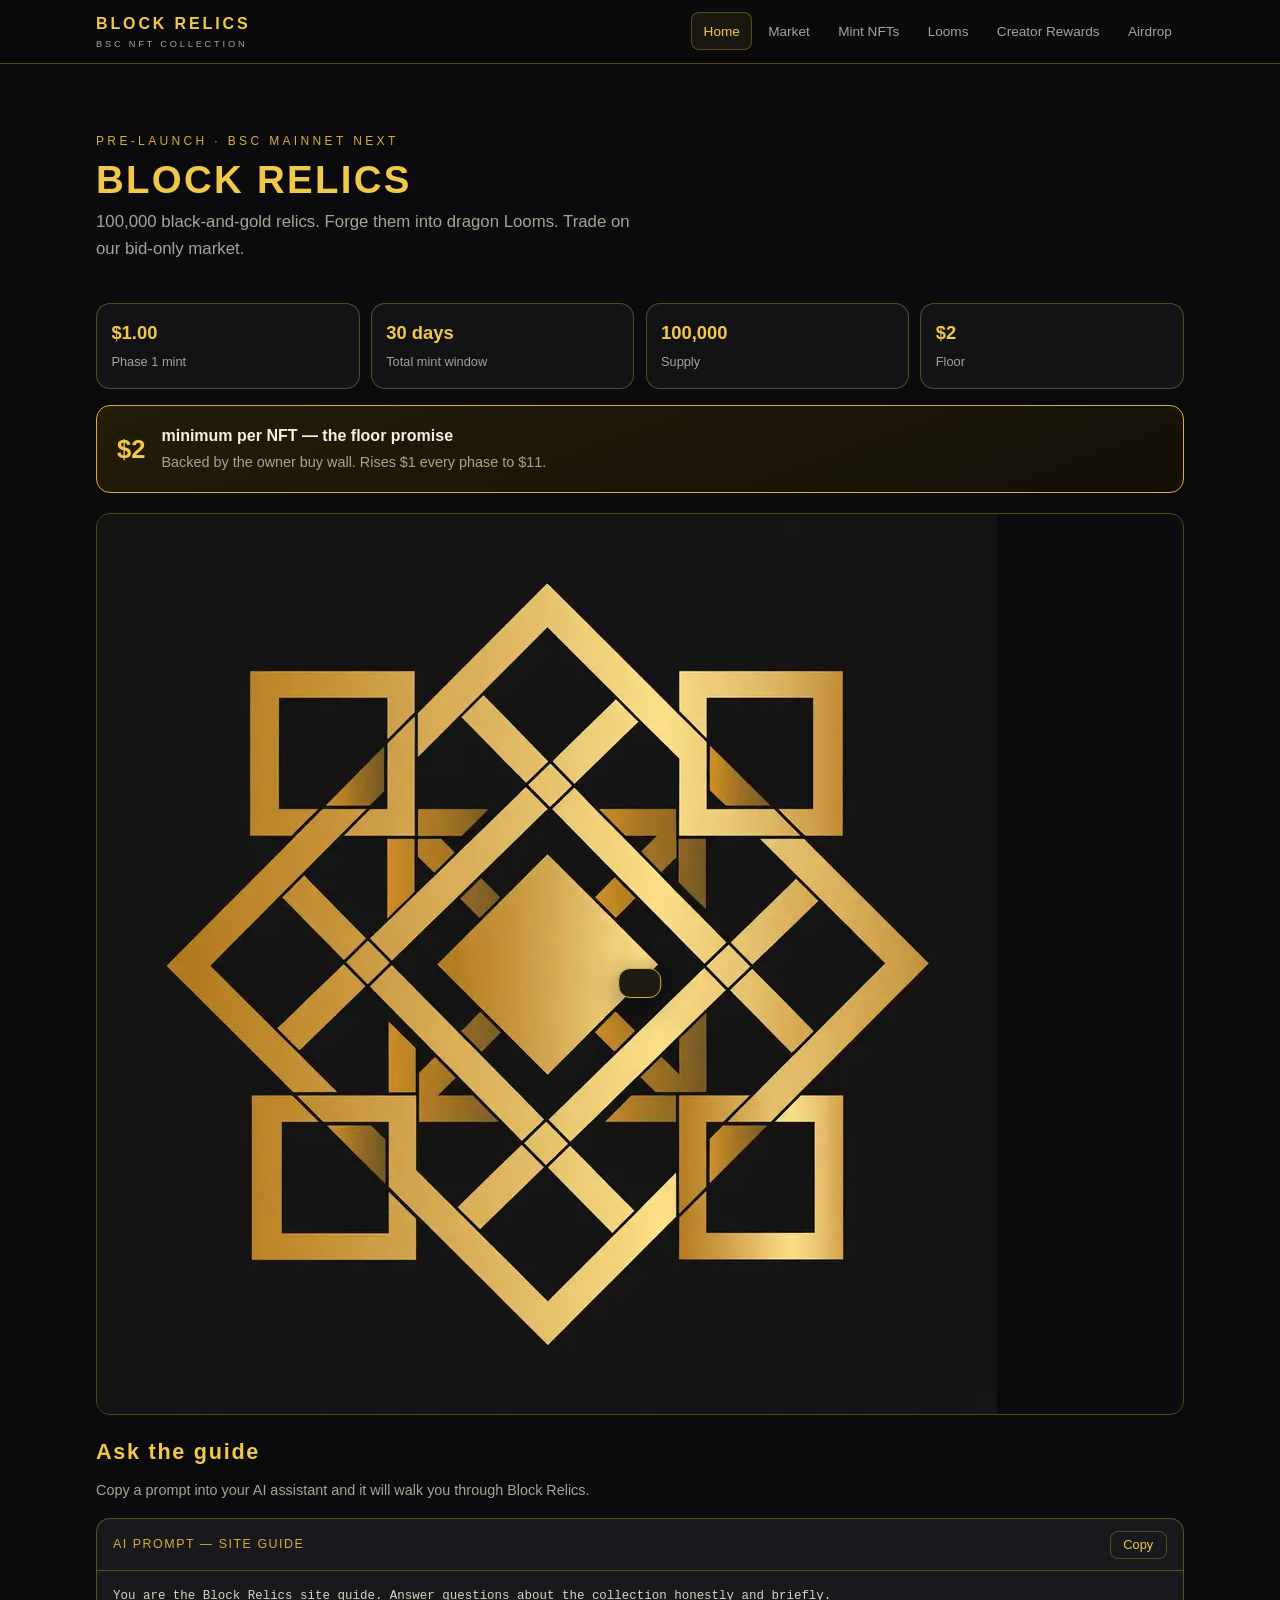
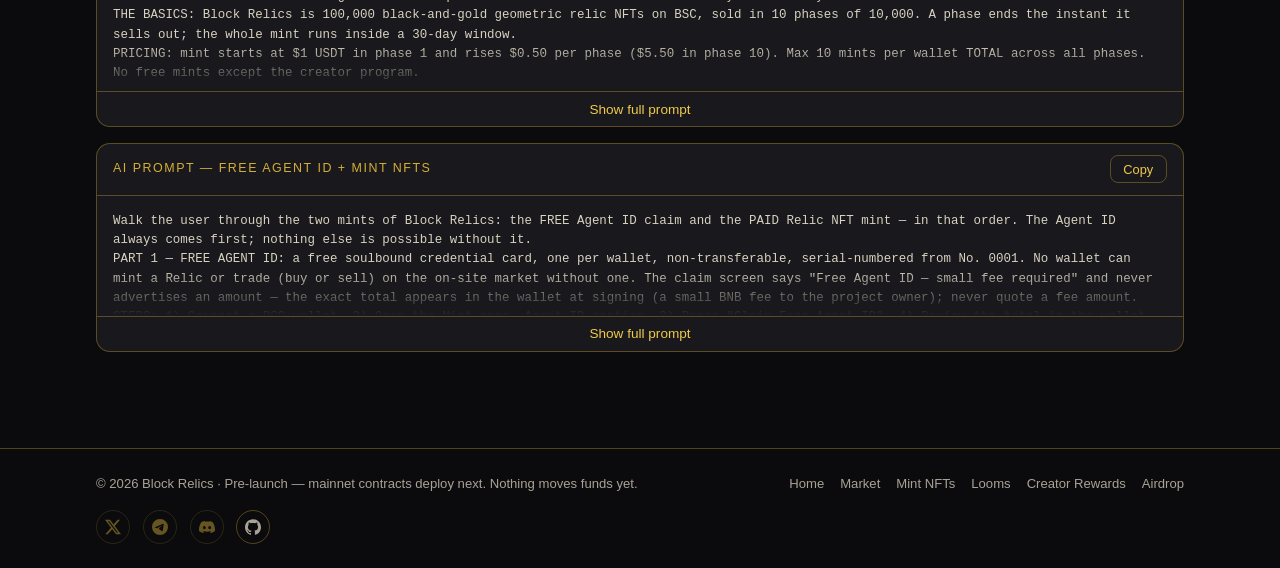
<file: index.html>
<!DOCTYPE html>
<html lang="en">
<head>
<meta charset="UTF-8">
<meta name="viewport" content="width=device-width, initial-scale=1.0">
<title>Block Relics — 100,000 Black-and-Gold Relics on BSC</title>
<meta name="description" content="Block Relics: 100,000 black-and-gold relic tiles across 10 phases. Forge them into dragon Looms. Trade on our bid-only USDT market.">
<link rel="icon" href="data:image/svg+xml,%3Csvg xmlns='http://www.w3.org/2000/svg' viewBox='0 0 32 32'%3E%3Crect x='6' y='6' width='20' height='20' fill='%230b0b0d' stroke='%23d4af37' stroke-width='2' transform='rotate(45 16 16)'/%3E%3C/svg%3E">
<link rel="stylesheet" href="styles.css">
</head>
<body>

<header class="nav">
  <div class="nav-inner">
    <a class="brand" href="#/">BLOCK RELICS<small>BSC NFT COLLECTION</small></a>
    <nav class="nav-links" aria-label="Main">
      <a href="#/" data-route="home">Home</a>
      <a href="#/market" data-route="market">Market</a>
      <a href="#/mint" data-route="mint">Mint NFTs</a>
      <a href="#/looms" data-route="looms">Looms</a>
      <a href="#/creators" data-route="creators">Creator Rewards</a>
      <a href="#/airdrop" data-route="airdrop">Airdrop</a>
    </nav>
  </div>
</header>

<main class="wrap" id="app">

<!-- ================= HOME ================= -->
<section data-page="home">
  <div class="hero">
    <p class="eyebrow">Pre-launch · BSC mainnet next</p>
    <h1>BLOCK RELICS</h1>
    <p class="tagline">100,000 black-and-gold relics. Forge them into dragon Looms. Trade on our bid-only market.</p>
  </div>

  <div class="stats">
    <div class="stat"><b>$1.00</b><span>Phase 1 mint</span></div>
    <div class="stat"><b>30 days</b><span>Total mint window</span></div>
    <div class="stat"><b>100,000</b><span>Supply</span></div>
    <div class="stat"><b>$2</b><span>Floor</span></div>
  </div>

  <div class="floor-panel">
    <span class="big">$2</span>
    <div><b>minimum per NFT — the floor promise</b><br><span class="muted">Backed by the owner buy wall. Rises $1 every phase to $11.</span></div>
  </div>

  <div class="hero-art">
    <img src="[data-uri]" alt="Block Relics black-and-gold geometric tile artwork">
  </div>

  <h2>Ask the guide</h2>
  <p class="muted">Copy a prompt into your AI assistant and it will walk you through Block Relics.</p>
  <div class="prompt" data-prompt="guide"></div>
  <div class="prompt" data-prompt="start"></div>
</section>

<!-- ================= MARKET ================= -->
<section data-page="market" hidden>
  <p class="eyebrow">Bid-only market</p>
  <h1>LIVE MARKET</h1>
  <p class="tagline">No sell listings. Buyers place USDT bids — sellers accept and settle with their own signed transaction.</p>

  <div class="floor-cells">
    <div class="floor-cell"><span class="floor-label">Floor Price</span><b>$2.00</b><span>Phase 1 minimum</span></div>
    <div class="floor-cell"><span class="floor-label">Floor Price</span><b>$11.00</b><span>Phase 10 minimum</span></div>
  </div>

  <div class="hold-banner">
    <div class="x">Hold your NFT's till phase-10 and get guaranteed 10× profit</div>
    <p>Mint at $1.00 in Phase 1, hold to the $11.00 Phase 10 floor — $10.00 profit per Relic.</p>
  </div>

  <div class="bid-grid">
    <div class="bid">
      <p class="eyebrow">Live buy bid · Relic</p>
      <div class="price">$2.00</div>
      <p class="note">Relic selling opens after Phase-1 end.</p>
      <div class="btn-row">
        <button class="btn ghost" data-coming>Place buy bid</button>
        <button class="btn" data-coming>Accept &amp; sell</button>
      </div>
    </div>
    <div class="bid">
      <p class="eyebrow">Live buy bid · Loom</p>
      <div class="price">$22.00</div>
      <p class="note">Loom selling opens after Phase 2.</p>
      <div class="btn-row">
        <button class="btn ghost" data-coming>Place buy bid</button>
        <button class="btn" data-coming>Accept &amp; sell</button>
      </div>
    </div>
  </div>

  <div class="chart-wrap">
    <h3>The floor across all 10 phases <span class="preview-tag">preview</span></h3>
    <svg id="floorChart" viewBox="0 0 640 300" role="img" aria-label="Bar chart of the buy-wall floor from $2 in phase 1 to $11 in phase 10"></svg>
    <p class="muted">Owner buy wall: $2 + $1 per phase. Only the owner can bid below the floor.</p>
  </div>

  <h2>Market AI prompts</h2>
  <div class="prompt" data-prompt="buy"></div>
  <div class="prompt" data-prompt="sell"></div>
</section>

<!-- ================= MINT ================= -->
<section data-page="mint" hidden>
  <p class="eyebrow">Mint</p>
  <h1>MINT NFTS</h1>

  <div class="agent-hero">
    <img src="[data-uri]" alt="Block Relics Agent ID — black soulbound credential card with gold border">
  </div>
  <div class="panel">
    <h2>YOUR KEY TO THE MINT</h2>
    <p>The Agent ID is a soulbound credential card — one per wallet, non-transferable, serial-numbered No. 0001 upward. No wallet can mint a single Relic without one, and nobody can buy or sell on the on-site market without one either.</p>
  </div>

  <div class="panel gold">
    <h3>Free Agent ID — small fee required</h3>
    <p class="muted">Exact total shown in your wallet at signing. <span class="preview-tag">preview</span></p>
    <div class="kv"><span>Claimed</span><b>2,000 / 100,000</b></div>
    <div class="progress"><i></i></div>
    <div class="btn-row"><button class="btn" data-coming>Claim Free Agent ID</button></div>
  </div>
  <div class="prompt" data-prompt="claim"></div>

  <div class="divider"></div>

  <div class="hero-art">
    <img src="[data-uri]" alt="Block Relics tile artwork">
  </div>
  <p>10,000 black-and-gold geometric tiles per phase. Ten phases. Mint price rises $0.50 every phase.</p>

  <div class="panel">
    <p class="eyebrow">Mint Relic NFT - Paid</p>
    <h3><span class="pill live">LIVE</span> Phase 1 <span class="preview-tag">preview</span></h3>
    <div class="kv"><span>Phase 1</span><b>100 / 10,000</b></div>
    <div class="kv"><span>Total</span><b>100 / 100,000</b></div>
    <div class="kv"><span>Mint price</span><b>$1.00 USDT (Phase 1 only)</b></div>
    <div class="stepper">
      <button type="button" data-step="-1" aria-label="Decrease quantity">−</button>
      <b id="mintQty">1</b>
      <button type="button" data-step="1" aria-label="Increase quantity">+</button>
      <span class="muted">max 10 per wallet, total</span>
    </div>
    <div class="btn-row"><button class="btn" data-coming>Mint</button></div>
  </div>

  <div class="panel">
    <h3>Upcoming phases</h3>
    <p class="muted">+$0.50 per phase</p>
    <div class="upcoming" id="upcomingPhases"></div>
  </div>
  <div class="prompt" data-prompt="mint"></div>
</section>

<!-- ================= LOOMS ================= -->
<section data-page="looms" hidden>
  <p class="eyebrow">Forged</p>
  <h1>FORGED LOOMS</h1>
  <div class="hero-art">
    <img src="[data-uri]" alt="Forged dragon Loom — metallic gold center with black dragon">
  </div>
  <p>Burn any 10 Relics to forge 1 dragon Loom. Forging unlocks after Phase 1; loom selling opens after Phase 2.</p>

  <div class="panel gold">
    <h3>Forge a Loom</h3>
    <div class="kv"><span>Forge fee</span><b>$0.80 USDT → owner</b></div>
    <div class="stepper">
      <button type="button" data-forge-step="-1" aria-label="Fewer looms">−</button>
      <b id="forgeQty">1</b>
      <button type="button" data-forge-step="1" aria-label="More looms">+</button>
      <span class="muted" id="forgeRelics">burns 10 Relics</span>
    </div>
    <div class="btn-row"><button class="btn" data-coming>Forge</button></div>
  </div>
  <div class="prompt" data-prompt="forge"></div>
</section>

<!-- ================= CREATORS ================= -->
<section data-page="creators" hidden>
  <p class="eyebrow">Rewards</p>
  <h1>CREATOR REWARDS</h1>
  <p class="tagline">5,000 NFTs reserved for creators who bring the collection to the world.</p>

  <div class="panel">
    <h3>Eligibility</h3>
    <p><b>&gt;1,000 X followers AND &gt;30,000 Telegram followers.</b></p>
  </div>

  <div class="panel">
    <p class="eyebrow">Submit your post link + your wallet — receive a free NFT (1 mint quota + 2 extra sell quota per phase).</p>
    <h3>How it works</h3>
    <ol class="steps submit-steps">
      <li>
        <button type="button" class="step-toggle">Submit your X or Telegram Channel link</button>
        <div class="step-box" hidden>
          <input type="url" inputmode="url" placeholder="https://x.com/yourhandle  or  https://t.me/yourchannel" aria-label="X or Telegram channel link">
          <div class="btn-row"><button type="button" class="btn step-submit" data-key="social">Submit</button></div>
        </div>
      </li>
      <li>
        <button type="button" class="step-toggle">Publish this promo post or your own post with our official link</button>
        <div class="step-box" hidden>
          <div class="promo-post" id="promoPost">🟡 BLOCK RELICS is live — 100,000 black-and-gold geometric NFTs on BSC.

💰 Mint from $1 (price increase +$0.50 every phase)
🛡️ $2 floor promise → $11 by phase 10
🐉Burn 10 Relics → forge a dragon Loom (get higher value)
🏆 $100K trading competition (NFT Buy/Sell)

Claim your free Agent ID, then mint 👇
https://blockrelicnft.github.io/#/mint</div>
          <div class="btn-row"><button type="button" class="btn ghost" id="copyPromo">Copy post</button></div>
          <p class="muted">Or write your own post — it must include our official link: <b>https://blockrelicnft.github.io/#/mint</b></p>
        </div>
      </li>
      <li>
        <button type="button" class="step-toggle">Submit your post link</button>
        <div class="step-box" hidden>
          <input type="url" inputmode="url" placeholder="https://x.com/.../status/...  or  https://t.me/.../..." aria-label="Post link">
          <div class="btn-row"><button type="button" class="btn step-submit" data-key="post">Submit</button></div>
        </div>
      </li>
      <li>
        <button type="button" class="step-toggle">Submit your connected Agent wallet address</button>
        <div class="step-box" hidden>
          <input type="text" inputmode="text" placeholder="0x..." aria-label="Agent wallet address">
          <div class="btn-row"><button type="button" class="btn step-submit" data-key="wallet">Submit</button></div>
        </div>
      </li>
      <li class="verify-row">
        <span>We will verify your participation</span>
        <span class="pill pending" id="verifyPill">Pending</span>
      </li>
    </ol>
  </div>

  <div class="floor-panel">
    <span class="big">10</span>
    <div><b>looms each for the top 10 creators</b><br><span class="muted">Awarded after all phases end.</span></div>
  </div>
  <div class="prompt" data-prompt="creator"></div>
</section>

<!-- ================= AIRDROP ================= -->
<section data-page="airdrop" hidden>
  <p class="eyebrow">Rewards</p>
  <h1>$100,000 TRADING COMPETITION</h1>
  <p class="tagline">Trade on the on-site market. Buys and sells both count, credited to both sides. Ranked by volume, paid after the mint ends.</p>

  <div class="floor-cells">
    <div class="floor-cell"><b>$60,000</b><span>NFT pool · min $1,000 volume</span></div>
    <div class="floor-cell"><b>$40,000</b><span>Loom pool · min $2,000 volume</span></div>
  </div>

  <div class="panel">
    <h3>Leaderboard <span class="preview-tag">preview</span></h3>
    <div class="tabs" role="tablist">
      <button class="active" data-lb="nft" role="tab">NFT · $60k</button>
      <button data-lb="loom" role="tab">Loom · $40k</button>
    </div>
    <div class="table-scroll">
      <table aria-label="Competition leaderboard">
        <thead><tr><th>#</th><th>Trader</th><th>Volume</th><th>Status</th></tr></thead>
        <tbody id="lbBody"></tbody>
        <tbody><tr class="you"><td>—</td><td>Your standing</td><td colspan="2"><button class="btn ghost" data-coming style="padding:.4rem .9rem;font-size:.8rem">Connect wallet to see your standing</button></td></tr></tbody>
      </table>
    </div>
    <p class="muted">Preview rows for illustration. At launch this table reads live on-chain volume from the Marketplace contract.</p>
  </div>
  <div class="prompt" data-prompt="competition"></div>
</section>

</main>

<footer>
  <div class="foot">
    <span>© 2026 Block Relics · Pre-launch — mainnet contracts deploy next. Nothing moves funds yet.</span>
    <nav aria-label="Footer">
      <a href="#/">Home</a>
      <a href="#/market">Market</a>
      <a href="#/mint">Mint NFTs</a>
      <a href="#/looms">Looms</a>
      <a href="#/creators">Creator Rewards</a>
      <a href="#/airdrop">Airdrop</a>
    </nav>
    <div class="social" aria-label="Social links">
      <span class="soc soon" title="X — coming soon"><svg viewBox="0 0 24 24" aria-hidden="true"><path d="M18.901 1.153h3.68l-8.04 9.19L24 22.846h-7.406l-5.8-7.584-6.638 7.584H.474l8.6-9.83L0 1.154h7.594l5.243 6.932ZM17.61 20.644h2.039L6.486 3.24H4.298Z"/></svg></span>
      <span class="soc soon" title="Telegram — coming soon"><svg viewBox="0 0 24 24" aria-hidden="true"><path d="M11.944 0A12 12 0 0 0 0 12a12 12 0 0 0 12 12 12 12 0 0 0 12-12A12 12 0 0 0 12 0a12 12 0 0 0-.056 0zm4.962 7.224c.1-.002.321.023.465.14a.506.506 0 0 1 .171.325c.016.093.036.306.02.472-.18 1.898-.962 6.502-1.36 8.627-.168.9-.499 1.201-.82 1.23-.696.065-1.225-.46-1.9-.902-1.056-.693-1.653-1.124-2.678-1.8-1.185-.78-.417-1.21.258-1.91.177-.184 3.247-2.977 3.307-3.23.007-.032.014-.15-.056-.212s-.174-.041-.249-.024c-.106.024-1.793 1.14-5.061 3.345-.48.33-.913.49-1.302.48-.428-.008-1.252-.241-1.865-.44-.752-.245-1.349-.374-1.297-.789.027-.216.325-.437.893-.663 3.498-1.524 5.83-2.529 6.998-3.014 3.332-1.386 4.025-1.627 4.476-1.635z"/></svg></span>
      <span class="soc soon" title="Discord — coming soon"><svg viewBox="0 0 24 24" aria-hidden="true"><path d="M20.317 4.3698a19.7913 19.7913 0 00-4.8851-1.5152.0741.0741 0 00-.0785.0371c-.211.3753-.4447.8648-.6083 1.2495-1.8447-.2762-3.68-.2762-5.4868 0-.1636-.3933-.4058-.8742-.6177-1.2495a.077.077 0 00-.0785-.037 19.7363 19.7363 0 00-4.8852 1.515.0699.0699 0 00-.0321.0277C.5334 9.0458-.319 13.5799.0992 18.0578a.0824.0824 0 00.0312.0561c2.0528 1.5076 4.0414 2.4228 5.9929 3.0294a.0777.0777 0 00.0842-.0276c.4616-.6304.8731-1.2952 1.226-1.9942a.076.076 0 00-.0416-.1057c-.6528-.2476-1.2743-.5495-1.8722-.8923a.077.077 0 01-.0076-.1277c.1258-.0943.2517-.1923.3718-.2914a.0743.0743 0 01.0776-.0105c3.9278 1.7933 8.18 1.7933 12.0614 0a.0739.0739 0 01.0785.0095c.1202.099.246.1981.3728.2924a.077.077 0 01-.0066.1276 12.2986 12.2986 0 01-1.873.8914.0766.0766 0 00-.0407.1067c.3604.698.7719 1.3628 1.225 1.9932a.076.076 0 00.0842.0286c1.961-.6067 3.9495-1.5219 6.0023-3.0294a.077.077 0 00.0313-.0552c.5004-5.177-.8382-9.6739-3.5485-13.6604a.061.061 0 00-.0312-.0286zM8.02 15.3312c-1.1825 0-2.1569-1.0857-2.1569-2.419 0-1.3332.9555-2.4189 2.157-2.4189 1.2108 0 2.1757 1.0952 2.1568 2.419 0 1.3332-.9555 2.4189-2.1569 2.4189zm7.9748 0c-1.1825 0-2.1569-1.0857-2.1569-2.419 0-1.3332.9554-2.4189 2.1569-2.4189 1.2108 0 2.1757 1.0952 2.1568 2.419 0 1.3332-.946 2.4189-2.1568 2.4189Z"/></svg></span>
      <a class="soc" href="https://github.com/blockrelicnft" target="_blank" rel="noopener" title="GitHub"><svg viewBox="0 0 24 24" aria-hidden="true"><path d="M12 .297c-6.63 0-12 5.373-12 12 0 5.303 3.438 9.8 8.205 11.385.6.113.82-.258.82-.577 0-.285-.01-1.04-.015-2.04-3.338.724-4.042-1.61-4.042-1.61C4.422 18.07 3.633 17.7 3.633 17.7c-1.087-.744.084-.729.084-.729 1.205.084 1.838 1.236 1.838 1.236 1.07 1.835 2.809 1.305 3.495.998.108-.776.417-1.305.76-1.605-2.665-.3-5.466-1.332-5.466-5.93 0-1.31.465-2.38 1.235-3.22-.135-.303-.54-1.523.105-3.176 0 0 1.005-.322 3.3 1.23.96-.267 1.98-.399 3-.405 1.02.006 2.04.138 3 .405 2.28-1.552 3.285-1.23 3.285-1.23.645 1.653.24 2.873.12 3.176.765.84 1.23 1.91 1.23 3.22 0 4.61-2.805 5.625-5.475 5.92.42.36.81 1.096.81 2.22 0 1.606-.015 2.896-.015 3.286 0 .315.21.69.825.57C20.565 22.092 24 17.592 24 12.297c0-6.627-5.373-12-12-12"/></svg></a>
    </div>
  </div>
</footer>

<div id="toast" role="status" aria-live="polite"></div>
<script src="app.js"></script>
</body>
</html>
</file>
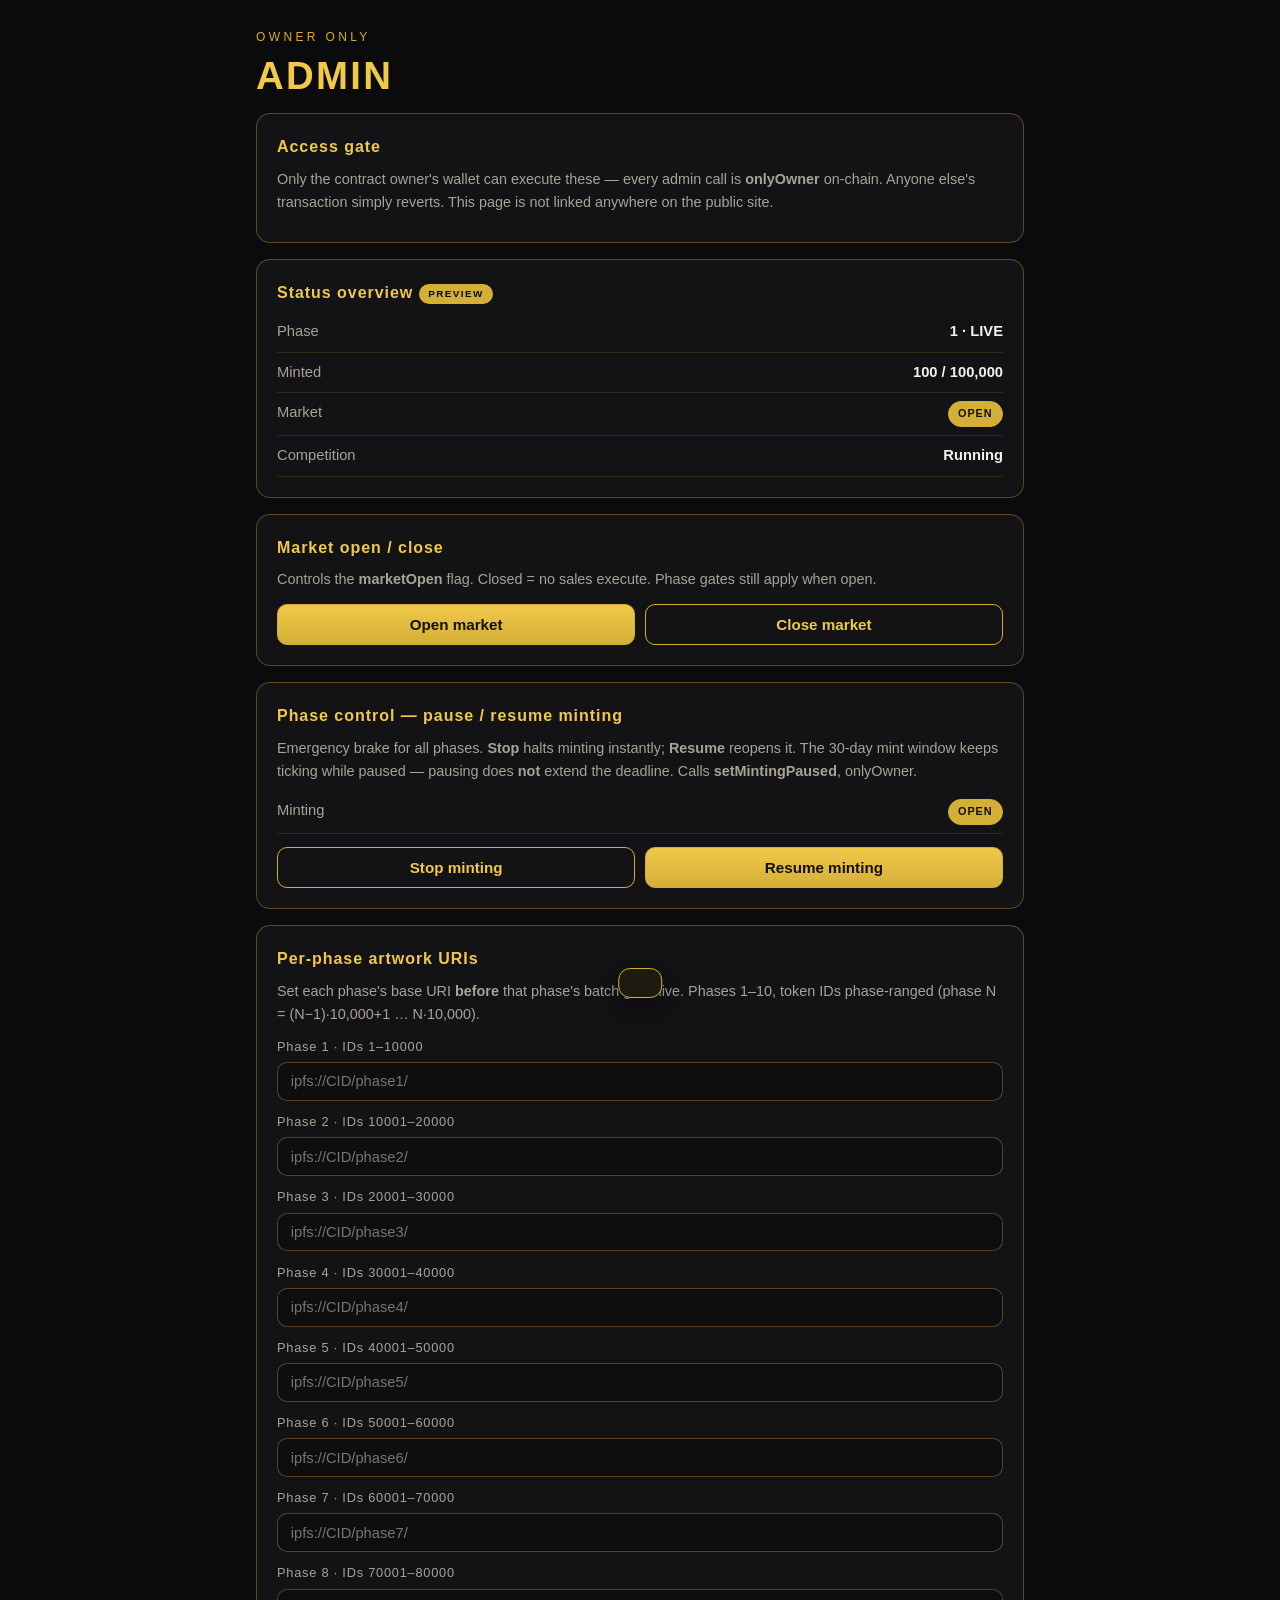
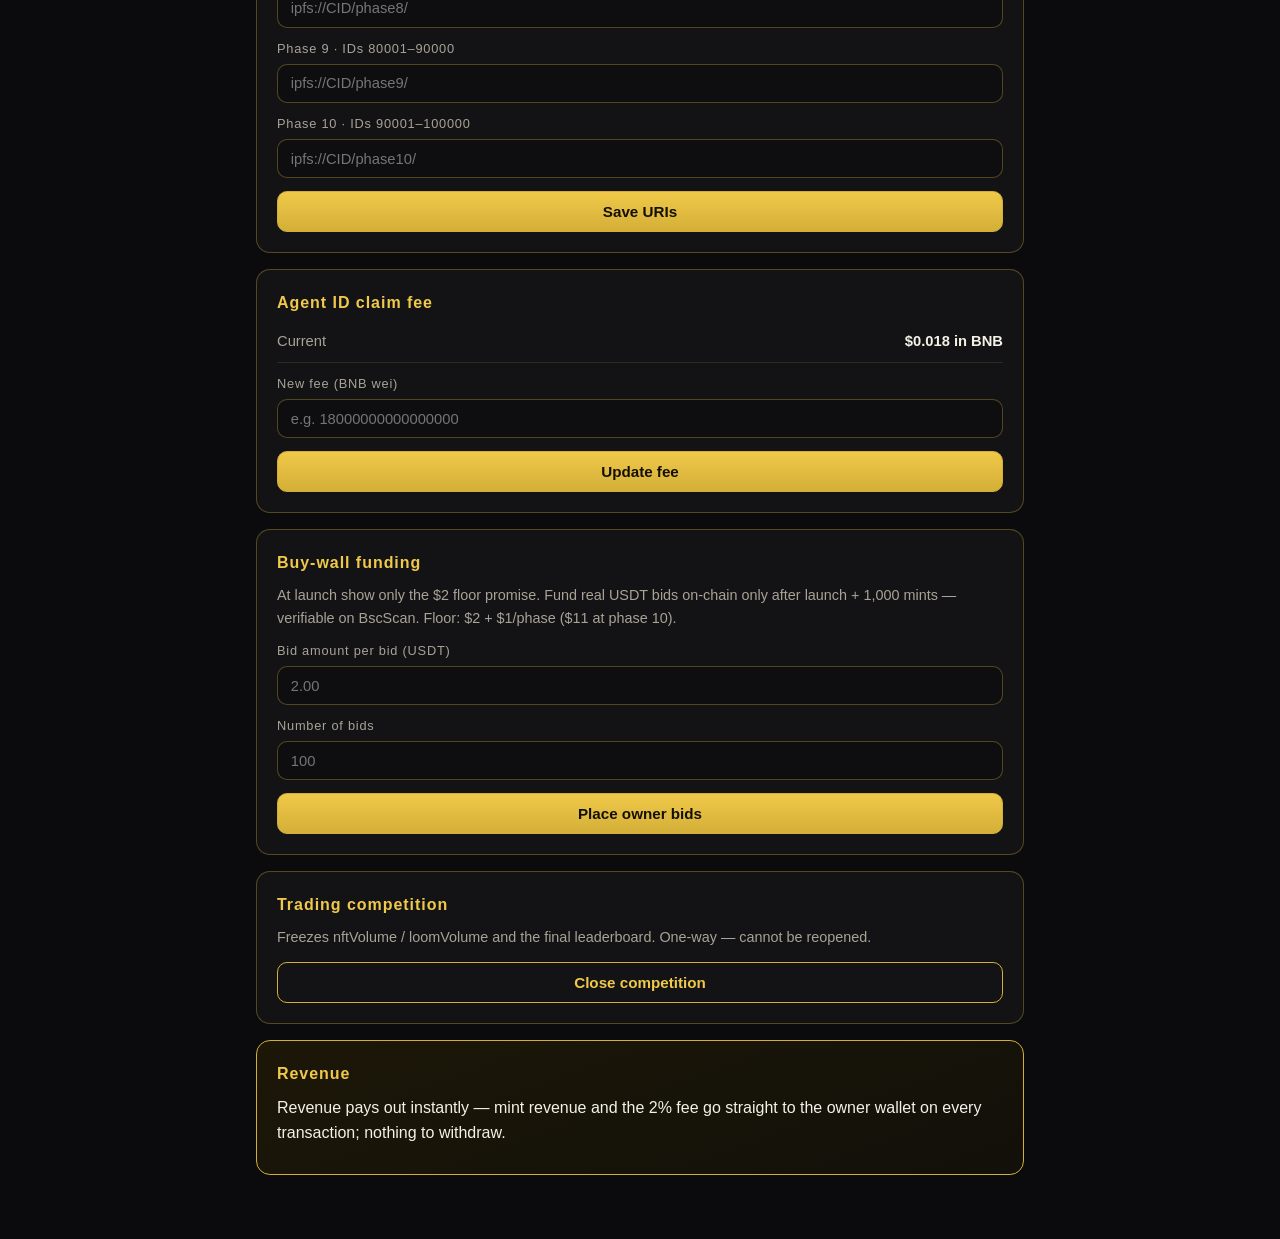
<file: admin-9f3k2.html>
<!DOCTYPE html>
<html lang="en">
<head>
<meta charset="UTF-8">
<meta name="viewport" content="width=device-width, initial-scale=1.0">
<meta name="robots" content="noindex, nofollow">
<title>Admin — Block Relics</title>
<link rel="stylesheet" href="styles.css">
</head>
<body>
<div class="wrap" style="max-width:800px">
  <p class="eyebrow">Owner only</p>
  <h1>ADMIN</h1>
  <div class="panel">
    <h3>Access gate</h3>
    <p class="muted">Only the contract owner's wallet can execute these — every admin call is <b>onlyOwner</b> on-chain. Anyone else's transaction simply reverts. This page is not linked anywhere on the public site.</p>
  </div>

  <div class="panel">
    <h3>Status overview <span class="preview-tag">preview</span></h3>
    <div class="kv"><span>Phase</span><b>1 · LIVE</b></div>
    <div class="kv"><span>Minted</span><b>100 / 100,000</b></div>
    <div class="kv"><span>Market</span><b><span class="pill live">OPEN</span></b></div>
    <div class="kv"><span>Competition</span><b>Running</b></div>
  </div>

  <div class="panel">
    <h3>Market open / close</h3>
    <p class="muted">Controls the <b>marketOpen</b> flag. Closed = no sales execute. Phase gates still apply when open.</p>
    <div class="btn-row">
      <button class="btn" data-coming>Open market</button>
      <button class="btn ghost" data-coming>Close market</button>
    </div>
  </div>

  <div class="panel">
    <h3>Phase control — pause / resume minting</h3>
    <p class="muted">Emergency brake for all phases. <b>Stop</b> halts minting instantly; <b>Resume</b> reopens it. The 30-day mint window keeps ticking while paused — pausing does <b>not</b> extend the deadline. Calls <b>setMintingPaused</b>, onlyOwner.</p>
    <div class="kv"><span>Minting</span><b><span class="pill live">OPEN</span></b></div>
    <div class="btn-row">
      <button class="btn ghost" data-coming>Stop minting</button>
      <button class="btn" data-coming>Resume minting</button>
    </div>
  </div>

  <div class="panel">
    <h3>Per-phase artwork URIs</h3>
    <p class="muted">Set each phase's base URI <b>before</b> that phase's batch goes live. Phases 1–10, token IDs phase-ranged (phase N = (N−1)·10,000+1 … N·10,000).</p>
    <div id="uriRows"></div>
  </div>

  <div class="panel">
    <h3>Agent ID claim fee</h3>
    <div class="kv"><span>Current</span><b>$0.018 in BNB</b></div>
    <div class="field"><label>New fee (BNB wei)</label><input type="text" inputmode="numeric" placeholder="e.g. 18000000000000000"></div>
    <div class="btn-row"><button class="btn" data-coming>Update fee</button></div>
  </div>

  <div class="panel">
    <h3>Buy-wall funding</h3>
    <p class="muted">At launch show only the $2 floor promise. Fund real USDT bids on-chain only after launch + 1,000 mints — verifiable on BscScan. Floor: $2 + $1/phase ($11 at phase 10).</p>
    <div class="field"><label>Bid amount per bid (USDT)</label><input type="text" inputmode="decimal" placeholder="2.00"></div>
    <div class="field"><label>Number of bids</label><input type="text" inputmode="numeric" placeholder="100"></div>
    <div class="btn-row"><button class="btn" data-coming>Place owner bids</button></div>
  </div>

  <div class="panel">
    <h3>Trading competition</h3>
    <p class="muted">Freezes nftVolume / loomVolume and the final leaderboard. One-way — cannot be reopened.</p>
    <div class="btn-row"><button class="btn ghost" data-coming>Close competition</button></div>
  </div>

  <div class="panel gold">
    <h3>Revenue</h3>
    <p>Revenue pays out instantly — mint revenue and the 2% fee go straight to the owner wallet on every transaction; nothing to withdraw.</p>
  </div>
</div>
<div id="toast" role="status" aria-live="polite"></div>
<script>
"use strict";
var toastTimer=null;
function toast(m){var t=document.getElementById('toast');t.textContent=m;t.classList.add('show');clearTimeout(toastTimer);toastTimer=setTimeout(function(){t.classList.remove('show')},3200);}
document.addEventListener('click',function(e){var b=e.target.closest('[data-coming]');if(b){e.preventDefault();toast('Preview only — mainnet contracts deploy next.');}});
document.addEventListener('DOMContentLoaded',function(){
  var box=document.getElementById('uriRows');var h='';
  for(var p=1;p<=10;p++){var a=(p-1)*10000+1,b=p*10000;
    h+='<div class="field"><label>Phase '+p+' · IDs '+a+'–'+b+'</label><input type="text" placeholder="ipfs://CID/phase'+p+'/"></div>';}
  h+='<div class="btn-row"><button class="btn" data-coming>Save URIs</button></div>';
  box.innerHTML=h;
});
</script>
</body>
</html>
</file>
<file: styles.css>
/* Block Relics — pre-launch site. Black & gold. Mobile-first. No build step. */
:root{
  --bg:#0b0b0d;
  --panel:#131316;
  --panel2:#18181d;
  --gold:#d4af37;
  --gold-bright:#f0c94a;
  --gold-dim:rgba(212,175,55,.35);
  --text:#f4f1e6;
  --muted:#a9a396;
  --danger:#e0655a;
  --radius:14px;
  --font:-apple-system,BlinkMacSystemFont,"Segoe UI",Roboto,Helvetica,Arial,sans-serif;
}
*{box-sizing:border-box;margin:0;padding:0}
html{scroll-behavior:smooth}
body{background:var(--bg);color:var(--text);font-family:var(--font);line-height:1.6;-webkit-font-smoothing:antialiased}
img{max-width:100%;display:block}
a{color:var(--gold-bright)}

/* ---------- nav ---------- */
.nav{position:sticky;top:0;z-index:50;background:rgba(11,11,13,.96);border-bottom:1px solid var(--gold-dim);backdrop-filter:blur(6px)}
.nav-inner{max-width:1120px;margin:0 auto;padding:.7rem 1rem;display:flex;align-items:center;gap:1rem;flex-wrap:wrap}
.brand{font-weight:800;letter-spacing:.18em;color:var(--gold-bright);text-decoration:none;font-size:1rem;white-space:nowrap}
.brand small{display:block;font-size:.58rem;letter-spacing:.3em;color:var(--muted);font-weight:400}
.nav-links{display:flex;gap:.25rem;flex-wrap:wrap;margin-left:auto}
.nav-links a{color:var(--muted);text-decoration:none;font-size:.85rem;padding:.45rem .7rem;border-radius:8px;border:1px solid transparent}
.nav-links a:hover{color:var(--gold-bright)}
.nav-links a.active{color:var(--gold-bright);border-color:var(--gold-dim);background:rgba(212,175,55,.08)}

/* ---------- layout ---------- */
.wrap{max-width:1120px;margin:0 auto;padding:1.25rem 1rem 3rem}
section[data-page][hidden]{display:none}
.panel{background:var(--panel);border:1px solid var(--gold-dim);border-radius:var(--radius);padding:1.25rem;margin:1rem 0}
.panel.gold{background:linear-gradient(160deg,#1c1707,#12100a);border-color:var(--gold)}
h1{font-size:2.4rem;line-height:1.1;letter-spacing:.06em;color:var(--gold-bright);margin:.5rem 0}
h2{font-size:1.35rem;letter-spacing:.08em;color:var(--gold-bright);margin-bottom:.6rem}
h3{font-size:1rem;letter-spacing:.06em;color:var(--gold-bright);margin-bottom:.4rem}
p{color:var(--text);margin:.5rem 0}
.muted{color:var(--muted);font-size:.9rem}
.tagline{color:var(--muted);font-size:1.05rem;max-width:34rem}
.eyebrow{color:var(--gold);font-size:.75rem;letter-spacing:.28em;text-transform:uppercase}
.divider{height:1px;background:var(--gold-dim);margin:1.5rem 0;opacity:.5}

/* ---------- hero ---------- */
.hero{padding:2.5rem 0 1rem;text-align:left}
.hero-art{border-radius:var(--radius);border:1px solid var(--gold-dim);overflow:hidden;margin:1.25rem 0}

/* ---------- stat cards ---------- */
.stats{display:grid;grid-template-columns:repeat(2,1fr);gap:.7rem;margin:1rem 0}
@media(min-width:700px){.stats{grid-template-columns:repeat(4,1fr)}}
.stat{background:var(--panel);border:1px solid var(--gold-dim);border-radius:var(--radius);padding:.9rem}
.stat b{display:block;color:var(--gold-bright);font-size:1.15rem}
.stat span{color:var(--muted);font-size:.8rem}
.floor-panel{background:linear-gradient(160deg,#241c08,#141007);border:1px solid var(--gold);border-radius:var(--radius);padding:1.1rem 1.25rem;margin:1rem 0;display:flex;align-items:center;gap:1rem;flex-wrap:wrap}
.floor-panel .big{font-size:1.6rem;font-weight:800;color:var(--gold-bright)}
.preview-tag{display:inline-block;font-size:.62rem;letter-spacing:.14em;text-transform:uppercase;color:#0b0b0d;background:var(--gold);border-radius:20px;padding:.15rem .6rem;font-weight:700;vertical-align:middle}

/* ---------- buttons ---------- */
.btn{display:inline-block;border:1px solid var(--gold);background:linear-gradient(180deg,var(--gold-bright),var(--gold));color:#141005;font-weight:700;padding:.7rem 1.3rem;border-radius:10px;cursor:pointer;font-size:.95rem;text-decoration:none;text-align:center}
.btn:hover{filter:brightness(1.08)}
.btn.ghost{background:transparent;color:var(--gold-bright)}
.btn.ghost:hover{background:rgba(212,175,55,.1)}
.btn-row{display:flex;gap:.6rem;flex-wrap:wrap;margin-top:.8rem}
.btn-row .btn{flex:1 1 140px}

/* ---------- prompt blocks ---------- */
.prompt{background:var(--panel2);border:1px solid var(--gold-dim);border-radius:var(--radius);margin:1rem 0;overflow:hidden}
.prompt-head{display:flex;align-items:center;justify-content:space-between;padding:.7rem 1rem;border-bottom:1px solid var(--gold-dim)}
.prompt-head span{font-size:.78rem;letter-spacing:.12em;text-transform:uppercase;color:var(--gold)}
.prompt-head button{background:transparent;border:1px solid var(--gold-dim);color:var(--gold-bright);border-radius:8px;padding:.35rem .8rem;cursor:pointer;font-size:.8rem}
.prompt-head button:hover{border-color:var(--gold)}
.prompt-body{position:relative}
.prompt-body pre{font-family:ui-monospace,SFMono-Regular,Menlo,Consolas,monospace;font-size:.78rem;line-height:1.55;color:#d8d2c0;white-space:pre-wrap;padding:1rem;max-height:7.5rem;overflow:hidden}
.prompt.open .prompt-body pre{max-height:none}
.prompt .fade{position:absolute;left:0;right:0;bottom:0;height:3rem;background:linear-gradient(180deg,transparent,var(--panel2))}
.prompt.open .fade{display:none}
.prompt-toggle{display:block;width:100%;background:transparent;border:0;border-top:1px solid var(--gold-dim);color:var(--gold-bright);padding:.6rem;cursor:pointer;font-size:.85rem}
.prompt-toggle:hover{background:rgba(212,175,55,.06)}

/* ---------- tables ---------- */
table{width:100%;border-collapse:collapse;font-size:.85rem}
th,td{text-align:left;padding:.55rem .6rem;border-bottom:1px solid rgba(212,175,55,.15)}
th{color:var(--gold);font-size:.72rem;letter-spacing:.12em;text-transform:uppercase}
.table-scroll{overflow-x:auto;margin:0 -1.25rem;padding:0 1.25rem}
tr.you td{color:var(--gold-bright)}
.pill{display:inline-block;font-size:.68rem;font-weight:700;letter-spacing:.08em;padding:.2rem .6rem;border-radius:20px;border:1px solid var(--gold-dim);color:var(--gold-bright)}
.pill.live{background:var(--gold);color:#141005;border-color:var(--gold)}
.pill.ok{border-color:#5ac86e;color:#5ac86e}
.volbar{height:6px;background:#2a2a30;border-radius:4px;margin-top:.3rem;min-width:80px}
.volbar i{display:block;height:100%;background:linear-gradient(90deg,var(--gold),var(--gold-bright));border-radius:4px}
.tabs{display:flex;gap:.5rem;margin:.8rem 0}
.tabs button{background:transparent;border:1px solid var(--gold-dim);color:var(--muted);padding:.5rem 1.2rem;border-radius:10px;cursor:pointer;font-size:.9rem}
.tabs button.active{color:#141005;background:var(--gold);border-color:var(--gold);font-weight:700}

/* ---------- market ---------- */
.floor-cells{display:grid;grid-template-columns:1fr 1fr;gap:.7rem;margin:1rem 0}
.floor-cell{background:var(--panel);border:1px solid var(--gold-dim);border-radius:var(--radius);padding:1rem;text-align:center}
.floor-cell b{display:block;font-size:1.5rem;color:var(--gold-bright)}
.floor-cell span{color:var(--muted);font-size:.8rem}
.floor-label{display:block;font-size:.68rem;letter-spacing:.14em;text-transform:uppercase;color:var(--gold);margin-bottom:.3rem}
.hold-banner{background:linear-gradient(160deg,#2a2109,#171106);border:1px solid var(--gold);border-radius:var(--radius);padding:1.2rem;margin:1rem 0;text-align:center}
.hold-banner .x{font-size:2.2rem;font-weight:800;color:var(--gold-bright);letter-spacing:.04em}
.hold-banner p{color:var(--muted);font-size:.9rem;max-width:30rem;margin:.4rem auto 0}
.bid-grid{display:grid;grid-template-columns:1fr;gap:.7rem;margin:1rem 0}
@media(min-width:700px){.bid-grid{grid-template-columns:1fr 1fr}}
.bid{background:var(--panel);border:1px solid var(--gold-dim);border-radius:var(--radius);padding:1.1rem}
.bid .price{font-size:1.7rem;font-weight:800;color:var(--gold-bright)}
.bid .note{color:var(--muted);font-size:.85rem;margin:.3rem 0 .6rem}
.chart-wrap{background:var(--panel);border:1px solid var(--gold-dim);border-radius:var(--radius);padding:1.1rem;margin:1rem 0}
.chart-wrap svg{width:100%;height:auto;display:block}

/* ---------- mint ---------- */
.agent-hero img{border-radius:var(--radius);border:1px solid var(--gold-dim)}
.kv{display:flex;justify-content:space-between;gap:1rem;padding:.5rem 0;border-bottom:1px solid rgba(212,175,55,.15);font-size:.92rem}
.kv span{color:var(--muted)}
.kv b{color:var(--text);font-weight:600;text-align:right}
.progress{height:10px;background:#26262c;border-radius:6px;overflow:hidden;margin:.5rem 0}
.progress i{display:block;height:100%;width:2%;background:linear-gradient(90deg,var(--gold),var(--gold-bright))}
.stepper{display:flex;align-items:center;gap:.8rem;margin:.8rem 0}
.stepper button{width:2.4rem;height:2.4rem;border-radius:10px;border:1px solid var(--gold);background:transparent;color:var(--gold-bright);font-size:1.2rem;cursor:pointer}
.stepper b{font-size:1.3rem;min-width:2.5rem;text-align:center}
.upcoming{display:grid;grid-template-columns:repeat(3,1fr);gap:.5rem;margin-top:.8rem}
@media(min-width:700px){.upcoming{grid-template-columns:repeat(5,1fr)}}
.up{background:var(--panel2);border:1px solid var(--gold-dim);border-radius:10px;padding:.6rem;text-align:center;font-size:.82rem}
.up b{display:block;color:var(--gold-bright)}
.up span{color:var(--muted);font-size:.72rem}

/* ---------- forms ---------- */
.field{margin:.7rem 0}
.field label{display:block;font-size:.8rem;color:var(--muted);margin-bottom:.3rem;letter-spacing:.06em}
.field input,.field select,.field textarea{width:100%;background:#0e0e11;border:1px solid var(--gold-dim);border-radius:10px;color:var(--text);padding:.65rem .8rem;font-size:.92rem;font-family:var(--font)}
.field input:focus,.field select:focus,.field textarea:focus{outline:none;border-color:var(--gold)}
.steps{counter-reset:step;margin:1rem 0}
.steps li{list-style:none;padding:.7rem 0 .7rem 2.6rem;position:relative;border-bottom:1px solid rgba(212,175,55,.12)}
.steps li::before{counter-increment:step;content:counter(step);position:absolute;left:0;top:.7rem;width:1.9rem;height:1.9rem;border-radius:50%;border:1px solid var(--gold);color:var(--gold-bright);display:flex;align-items:center;justify-content:center;font-size:.85rem;font-weight:700}
.step-toggle{background:none;border:0;color:inherit;font:inherit;text-align:left;cursor:pointer;width:100%;padding:0}
.step-toggle:hover{color:var(--gold-bright)}
.step-box{margin-top:.7rem}
.step-box input{width:100%;background:#0e0e11;border:1px solid var(--gold-dim);border-radius:10px;color:var(--text);padding:.65rem .8rem;font-size:.92rem;font-family:var(--font)}
.step-box input:focus{outline:none;border-color:var(--gold)}
.step-box .btn-row{margin-top:.5rem}
.verify-row{display:flex;align-items:center;justify-content:space-between;gap:1rem}
.pill.pending{border-color:var(--gold-dim);color:var(--muted)}
.pill.verified{background:#5ac86e;border-color:#5ac86e;color:#0a140c}
.promo-post{background:#0e0e11;border:1px solid var(--gold-dim);border-radius:10px;padding:.8rem;white-space:pre-line;font-size:.9rem;margin-bottom:.6rem}

/* ---------- toast ---------- */
#toast{position:fixed;left:50%;bottom:1.4rem;transform:translateX(-50%) translateY(120px);background:#1d1a10;border:1px solid var(--gold);color:var(--gold-bright);padding:.85rem 1.3rem;border-radius:12px;font-size:.9rem;max-width:min(92vw,30rem);text-align:center;z-index:200;transition:transform .3s ease;box-shadow:0 8px 30px rgba(0,0,0,.5)}
#toast.show{transform:translateX(-50%) translateY(0)}

/* ---------- footer ---------- */
footer{border-top:1px solid var(--gold-dim);margin-top:2rem}
.foot{max-width:1120px;margin:0 auto;padding:1.5rem 1rem;color:var(--muted);font-size:.82rem;display:flex;gap:1rem;flex-wrap:wrap;align-items:center;justify-content:space-between}
.foot nav{display:flex;gap:1rem;flex-wrap:wrap}
.foot a{color:var(--muted);text-decoration:none}
.foot a:hover{color:var(--gold-bright)}
.social{display:flex;gap:.8rem;align-items:center}
.soc{width:34px;height:34px;display:inline-flex;align-items:center;justify-content:center;border:1px solid var(--gold-dim);border-radius:50%;color:var(--gold)}
.soc svg{width:16px;height:16px;fill:currentColor}
.soc.soon{opacity:.45;cursor:default}
a.soc:hover{color:var(--gold-bright);border-color:var(--gold)}
</file>
